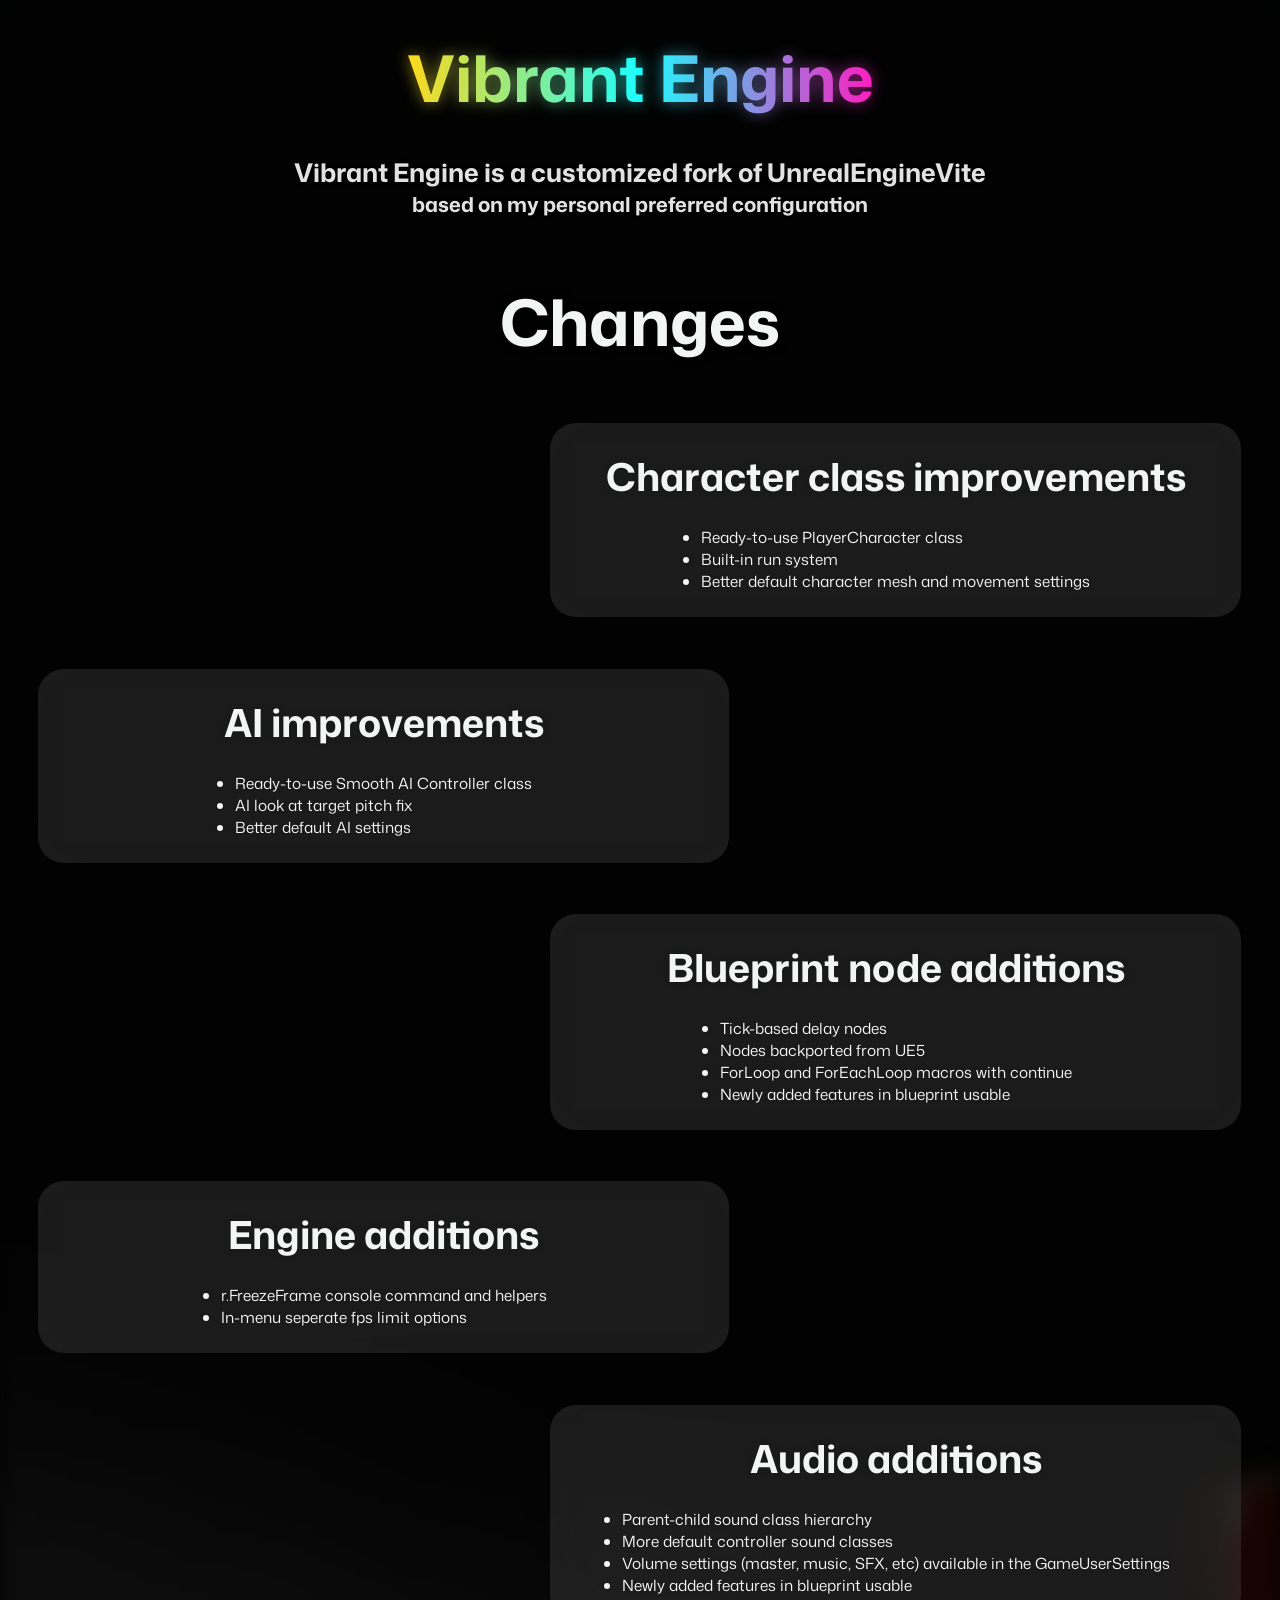
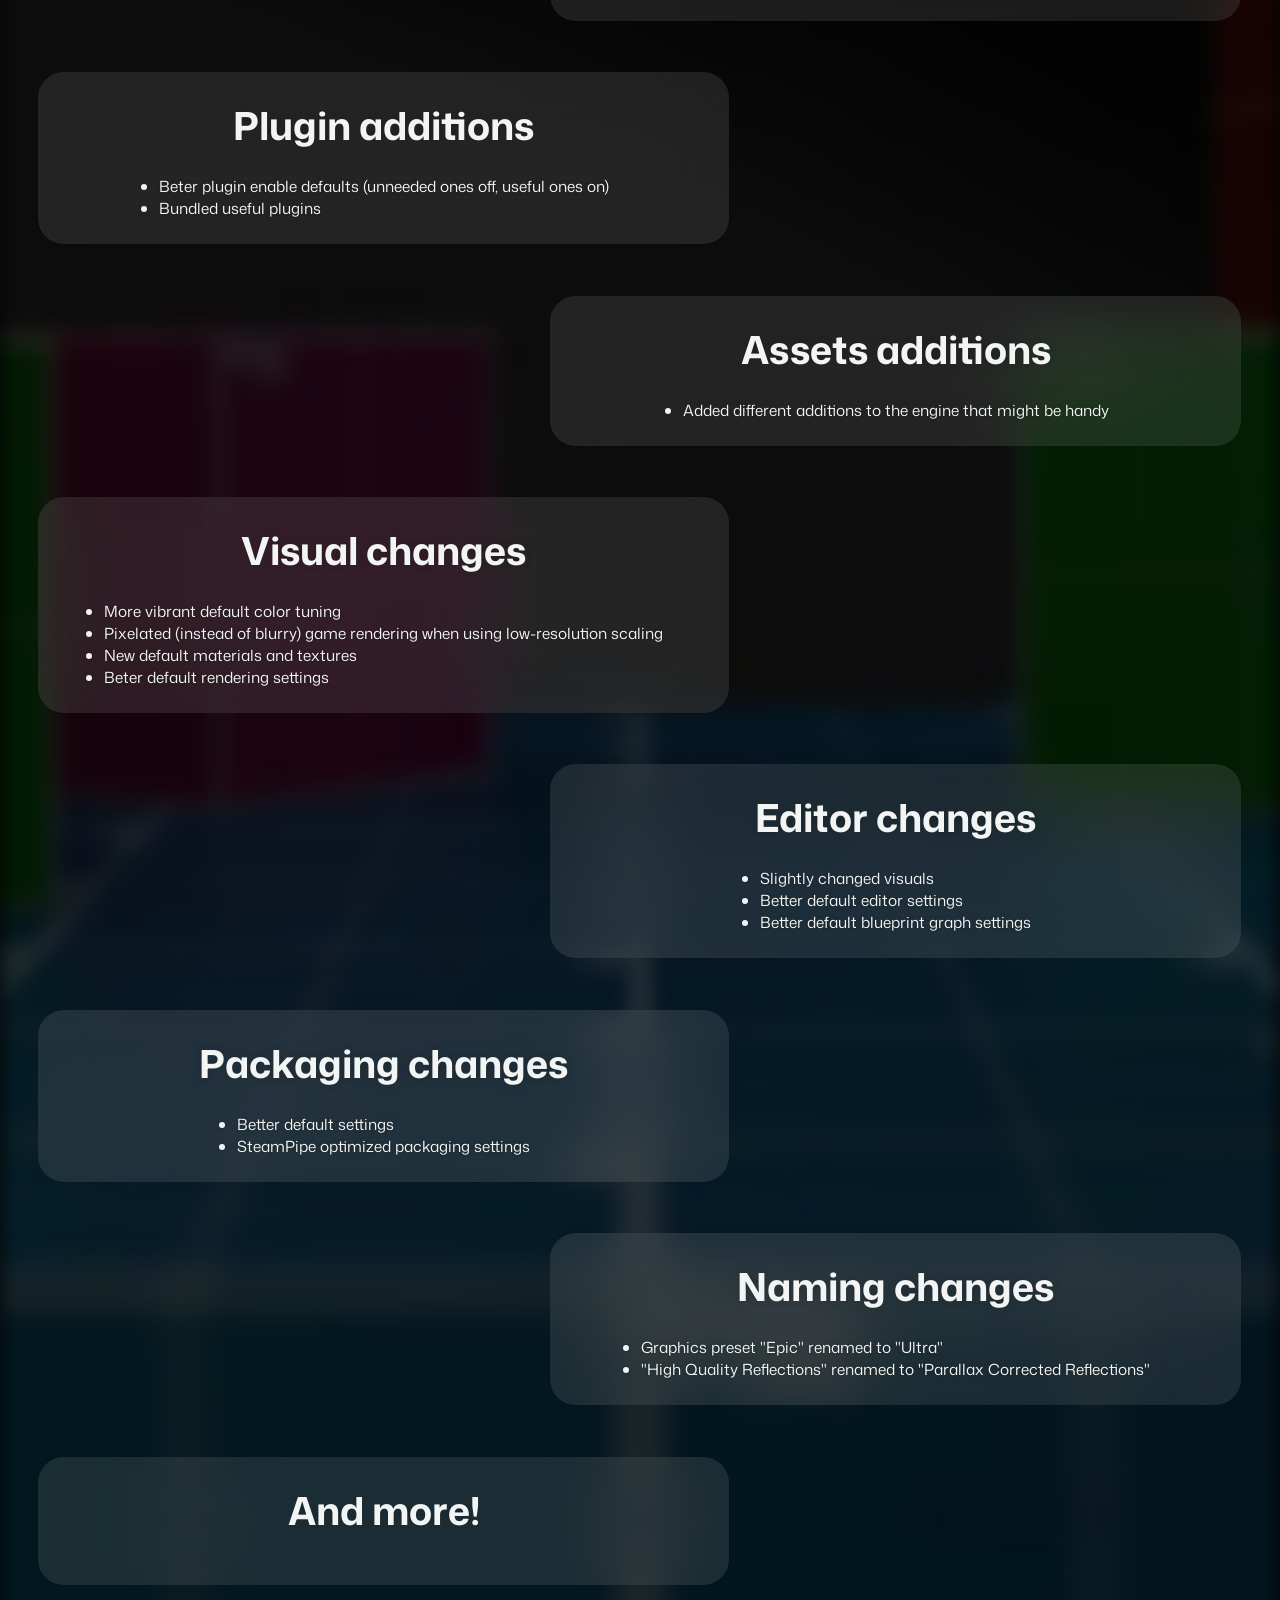
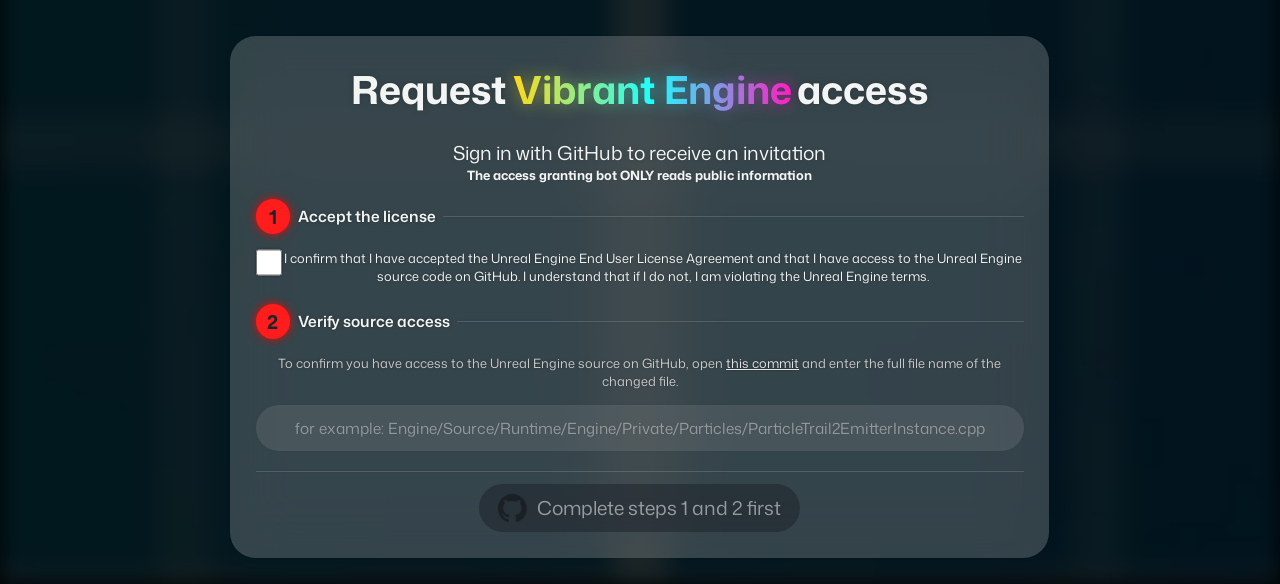
<file: index.html>
<!DOCTYPE html>
<html lang="en">
<head>
  <meta charset="utf-8">
  <meta name="viewport" content="width=device-width, initial-scale=1">
  <title>Request Vibrant Engine access</title>

  <meta name="description" content="Request access to Vibrant Engine, a fork of the UnrealEngineVite-PhysX Unreal Engine fork featuring multiple enhancements on UnrealEngineVite-PhysX based on my personal workflow and preferred settings.">
  <meta name="keywords" content="Vibrant Engine, Unreal Engine fork, UE4, UE4.27, game development, game engine, blueprint nodes, UnrealEngineVite, ueVite, UnrealEngineVite-PhysX">
  <meta name="author" content="Vibrant Pixels">

  <link rel="canonical" href="https://vibrantpixls.github.io/VibrantEngineAccess/">

  <link rel="icon" type="image/png" href="assets/favicon/favicon-96x96.png" sizes="96x96" />
  <link rel="icon" type="image/svg+xml" href="assets/favicon/favicon.svg" />
  <link rel="shortcut icon" href="assets/favicon/favicon.ico" />
  <link rel="apple-touch-icon" sizes="180x180" href="assets/favicon/apple-touch-icon.png" />
  <meta name="apple-mobile-web-app-title" content="Vibrant Engine Access" />
  <link rel="manifest" href="assets/favicon/site.webmanifest" />

  <script type="application/ld+json">
  {
    "@context": "https://schema.org",
    "@type": "SoftwareApplication",
    "name": "Vibrant Engine",
    "operatingSystem": "Windows",
    "applicationCategory": "DeveloperApplication",
    "description": "A fork of the UnrealEngineVite-PhysX Unreal Engine fork featuring multiple enhancements."
  }
  </script>

  <link rel="preconnect" href="https://fonts.googleapis.com">
  <link rel="preconnect" href="https://fonts.gstatic.com" crossorigin>
  <link href="https://fonts.googleapis.com/css2?family=Mona+Sans:ital,wght@0,200..900;1,200..900&display=swap" rel="stylesheet">

  <link rel="stylesheet" href="assets/css/main.css" media="all">
</head>
<body style="background-color: #010303;">
  <div id="backgroundindex" class="background"></div>

  <h1 class="special">Vibrant Engine</h1>
  <h3>Vibrant Engine is a customized fork of UnrealEngineVite</h3>
  <h4>based on my personal preferred configuration</h4>

  <h1>Changes</h1>

  <div class="glass">
    <h2>Character class improvements</h2>
    <ul>
      <li>Ready-to-use PlayerCharacter class</li>
      <li>Built-in run system</li>
      <li>Better default character mesh and movement settings</li>
    </ul>
  </div>

  <div class="glass">
    <h2>AI improvements</h2>
    <ul>
      <li>Ready-to-use Smooth AI Controller class</li>
      <li>AI look at target pitch fix</li>
      <li>Better default AI settings</li>
    </ul>
  </div>

  <div class="glass">
    <h2>Blueprint node additions</h2>
    <ul>
      <li>Tick-based delay nodes</li>
      <li>Nodes backported from UE5</li>
      <li>ForLoop and ForEachLoop macros with continue</li>
      <li>Newly added features in blueprint usable</li>
    </ul>
  </div>

  <div class="glass">
    <h2>Engine additions</h2>
    <ul>
      <li>r.FreezeFrame console command and helpers</li>
      <li>In-menu seperate fps limit options</li>
    </ul>
  </div>

  <div class="glass">
    <h2>Audio additions</h2>
    <ul>
      <li>Parent-child sound class hierarchy</li>
      <li>More default controller sound classes</li>
      <li>Volume settings (master, music, SFX, etc) available in the GameUserSettings</li>
      <li>Newly added features in blueprint usable</li>
    </ul>
  </div>

  <div class="glass">
    <h2>Plugin additions</h2>
    <ul>
      <li>Beter plugin enable defaults (unneeded ones off, useful ones on)</li>
      <li>Bundled useful plugins</li>
    </ul>
  </div>

  <div class="glass">
    <h2>Assets additions</h2>
    <ul>
      <li>Added different additions to the engine that might be handy</li>
    </ul>
  </div>

  <div class="glass">
    <h2>Visual changes</h2>
    <ul>
      <li>More vibrant default color tuning</li>
      <li>Pixelated (instead of blurry) game rendering when using low-resolution scaling</li>
      <li>New default materials and textures</li>
      <li>Beter default rendering settings</li>
    </ul>
  </div>

  <div class="glass">
    <h2>Editor changes</h2>
    <ul>
      <li>Slightly changed visuals</li>
      <li>Better default editor settings</li>
      <li>Better default blueprint graph settings</li>
    </ul>
  </div>

  <div class="glass">
    <h2>Packaging changes</h2>
    <ul>
      <li>Better default settings</li>
      <li>SteamPipe optimized packaging settings</li>
    </ul>
  </div>

  <div class="glass">
    <h2>Naming changes</h2>
    <ul>
      <li>Graphics preset "Epic" renamed to "Ultra"</li>
      <li>"High Quality Reflections" renamed to "Parallax Corrected Reflections"</li>
    </ul>
  </div>

  <div class="glass">
    <h2>And more!</h2>
  </div>

  <div class="glass">
    <div class="titlerow">
      <h2>Request</h2>
      <h2 class="special">Vibrant Engine</h2>
      <h2>access</h2>
    </div>

    <p id="status">Sign in with GitHub to receive an invitation</p>
    <h5>The access granting bot ONLY reads public information</h5>

    <div class="step">
      <div class="stepheader">
        <span class="stepnumber">1</span>
        <span class="steptitle">Accept the license</span>
        <span class="stepline"></span>
      </div>

      <label class="eula-label">
        <input type="checkbox" id="eula">
        I confirm that I have accepted the Unreal Engine End User License Agreement
        and that I have access to the Unreal Engine source code on GitHub. I understand
        that if I do not, I am violating the Unreal Engine terms.
      </label>
    </div>

    <div class="step">
      <div class="stepheader">
        <span class="stepnumber">2</span>
        <span class="steptitle">Verify source access</span>
        <span class="stepline"></span>
      </div>

      <p class="awnserP">
        To confirm you have access to the Unreal Engine source on GitHub, open 
        <a href="https://github.com/EpicGames/UnrealEngine/commit/abe6918faba1377669256b2d36d1e523b6a912b8" target="_blank" rel="noopener">this commit</a>
        and enter the full file name of the changed file.
      </p>
      <input type="text" id="answer" autocomplete="off" placeholder="for example: Engine/Source/Runtime/Engine/Private/Particles/ParticleTrail2EmitterInstance.cpp">
    </div>

    <hr class="divider">

    <button id="login" disabled>
      <svg class="githubicon" viewBox="0 0 96 96" aria-hidden="true">
        <path fill-rule="evenodd" clip-rule="evenodd" d="M48 0C21.49 0 0 21.49 0 48c0 21.21 13.75 39.2 32.82 45.55 2.4 0.44 3.28-1.04 3.28-2.31 0-1.14-0.04-4.17-0.07-8.19-13.35 2.9-16.17-6.44-16.17-6.44-2.18-5.55-5.33-7.03-5.33-7.03-4.36-2.98 0.33-2.92 0.33-2.92 4.82 0.34 7.36 4.95 7.36 4.95 4.28 7.34 11.23 5.22 13.97 3.99 0.43-3.1 1.67-5.22 3.04-6.42-10.66-1.21-21.87-5.33-21.87-23.73 0-5.24 1.87-9.53 4.94-12.89-0.49-1.21-2.14-6.1 0.47-12.71 0 0 4.03-1.29 13.2 4.92 3.83-1.07 7.94-1.6 12.02-1.62 4.08 0.02 8.19 0.55 12.02 1.62 9.16-6.21 13.18-4.92 13.18-4.92 2.62 6.61 0.97 11.5 0.48 12.71 3.08 3.36 4.93 7.65 4.93 12.89 0 18.45-11.23 22.5-21.92 23.69 1.72 1.48 3.26 4.41 3.26 8.89 0 6.42-0.06 11.6-0.06 13.18 0 1.28 0.86 2.78 3.3 2.3C82.26 87.19 96 69.2 96 48 96 21.49 74.51 0 48 0z"/>
      </svg>
      <span>Authorize with GitHub</span>
    </button>
  </div>

  <script src="assets/javascript/main.js"></script>
  <script src="assets/javascript/visuals.js"></script>
</body>
</html>
</file>
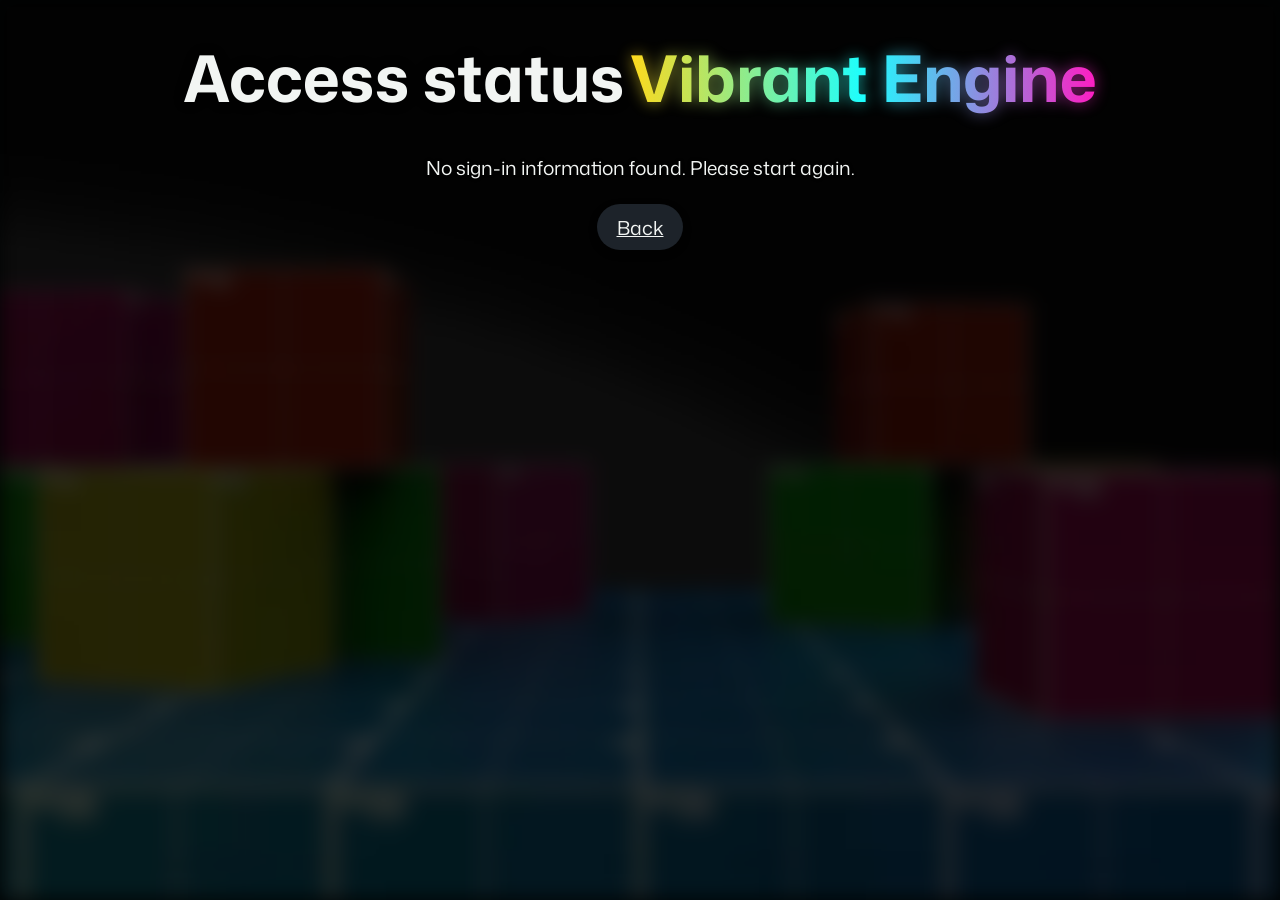
<file: status.html>
<!DOCTYPE html>
<html lang="en">
<head>
  <meta charset="utf-8">
  <meta name="viewport" content="width=device-width, initial-scale=1">
  <title>Access status Vibrant Engine</title>

  <link rel="icon" type="image/png" href="assets/favicon/favicon-96x96.png" sizes="96x96" />
  <link rel="icon" type="image/svg+xml" href="assets/favicon/favicon.svg" />
  <link rel="shortcut icon" href="assets/favicon/favicon.ico" />
  <link rel="apple-touch-icon" sizes="180x180" href="assets/favicon/apple-touch-icon.png" />
  <meta name="apple-mobile-web-app-title" content="Vibrant Engine Access" />
  <link rel="manifest" href="assets/favicon/site.webmanifest" />

  <link rel="preconnect" href="https://fonts.googleapis.com">
  <link rel="preconnect" href="https://fonts.gstatic.com" crossorigin>
  <link href="https://fonts.googleapis.com/css2?family=Mona+Sans:ital,wght@0,200..900;1,200..900&display=swap" rel="stylesheet">

  <link rel="stylesheet" href="assets/css/main.css" media="all">
</head>
<body style="background-color: #010303;">
  <div id="backgroundstatus" class="background"></div>

  <div class="titlerow">
      <h1>Access status</h1>
      <h1 class="special">Vibrant Engine</h1>
    </div>

  <p id="status" class="statusinformation">Checking...</p>
  <a id="back" href="index.html" class="button" hidden>Back</a>

  <script src="assets/javascript/status.js"></script>
</body>
</html>
</file>
<file: assets/css/main.css>
:root {
    --background_blur: 10px;

    --glass_blur: 2.4em;
    --glass_opacity: 0.1;
    --glass_opacity_last: 0.2;

    --glass_offset: 20em;

    --main_color_white: #F2F5F3;
    --main_color_offwhite: #c9c9c9;
    --main_color_grey: #e2e2e2;
    --main_color_darkgrey: #1d232a;

    --main_title_size: 5em;
    --title_size: 3em;
    --subtitle_size: 2em;
    --tutorial_size: calc(var(--title_size) * 0.5);
    --button_size: calc(var(--title_size) * 0.5);

    --checkbox_size: 2em;
    --checkbox_text_size: 1em;

    --stepcolor: #ff1c1c;
    --stepcolordone: #1cff20;
    --stepshadowsize: 0.5em;
}

* {
    font-family: 'Mona Sans', 'Segoe UI', Roboto;
    text-align: center;
    color: var(--main_color_white);

    padding: 0;
    margin: 0;

    filter: drop-shadow(0 0 0.1em #00000020);
}

html {
    font-size: clamp(9px, 1vw, 16px);
}

body {
    display: flex;
    flex-direction: column;
    align-items: center;
    overflow-x: hidden;
}

h1 {
    font-size: var(--main_title_size);
    margin: calc(var(--main_title_size) * 0.1) 0;
    color: var(--main_color_white);
}

h2 {
    font-size: var(--title_size);
    margin-bottom: calc(var(--title_size) * 0.2);
}

h3 {
    font-size: var(--subtitle_size);
    color: var(--main_color_grey);
}

h4 {
    font-size: calc(var(--subtitle_size) * 0.8);
    color: var(--main_color_grey);
    margin-bottom: calc(var(--subtitle_size) * 0.6);
}

h5 {
    font-size: calc(var(--subtitle_size) * 0.5);
    padding-bottom: 1.2em;
}

ul {
    font-size: calc(var(--subtitle_size) * 0.6);
}

li {
    text-align: left;
}

.awnserP,
.awnserP a {
    font-size: var(--checkbox_text_size);
}

.awnserP {
    color: var(--main_color_offwhite);
}

.awnserP a {
    color: var(--main_color_grey);
}

.statusinformation {
    padding-bottom: 1.2em;
}

.titlerow {
    display: flex;
    flex-direction: row;
    flex-wrap: wrap;
    justify-content: center;
    gap: 0.4em;
}

.special {
    position: relative;
    display: inline-block;
    background: linear-gradient(90deg, #ffd91c, #1cffff, #ff1cc2);
    -webkit-background-clip: text;
    background-clip: text;
    -webkit-text-fill-color: transparent;
    color: transparent;
}

.warning {
    animation: warning-notify 0.5s both;
    color: #f2311e;
    filter: drop-shadow(0 0 0.2em #000000);
}

.special::before {
    content: "Vibrant Engine";
    position: absolute;
    inset: 0;
    z-index: -1;
    background: inherit;
    -webkit-background-clip: text;
    background-clip: text;
    -webkit-text-fill-color: transparent;
    color: transparent;
    filter: blur(8px);
    opacity: 0.6;
}

p {
    font-size: var(--tutorial_size);
}

.glass {
    display: flex;
    flex-direction: column;
    align-items: center;
    justify-content: center;

    width: min(50em, calc(100vw - 8em));
    padding: 2em;
    margin: 2em;

    border-radius: 2em;
    border: none;

    background: rgba(255, 255, 255, var(--glass_opacity));
    -webkit-backdrop-filter: blur(var(--glass_blur));
    backdrop-filter: blur(var(--glass_blur));

    --tiltX: 0deg;
    --tiltY: 0deg;
    --translateX: 0px;
    transform: translate(var(--translateX), 0) perspective(800px) rotateX(var(--tiltX)) rotateY(var(--tiltY));

    transition: all 0.1s;
}

.glass:nth-child(odd) {
    --translateX: calc(var(--glass_offset) * -1);
}

.glass:nth-child(even) {
    --translateX: var(--glass_offset);
}

.glass:last-of-type {
    --translateX: 0px;
    width: min(60em, calc(100vw - 8em));

    background: rgba(255, 255, 255, var(--glass_opacity_last));
}

.githubicon {
    height: var(--button_size);
    width: var(--button_size);
}

.button,
button {
    display: flex;
    flex-direction: row;

    gap: 0.5em;
    padding: 0.5em 1em;

    border-radius: 2em;
    border: none;

    cursor: pointer;
    
    font-size: var(--button_size);
    background: var(--main_color_darkgrey);

    transition: scale 0.2s, filter 0.2s;
    filter: drop-shadow(0 0.2em 0.2em #00000094);
}

.button:hover,
button:hover {
    scale: 0.98;
    filter: drop-shadow(0 0.1em 0.1em #00000094);
}

button:disabled {
    cursor: not-allowed;
    opacity: 0.5;
    filter: none;
}

button:disabled:hover {
    scale: 1;
    filter: none;
}

.background {
    position: fixed;
    top: 0;
    left: 0;
    z-index: -1;

    background-image: url('../images/background_splash.avif');
    background-repeat: no-repeat;

    filter: blur(var(--background_blur));
}

#backgroundindex {
    width: 100%;
    height: 100%;
    
    background-size: auto 100%;
    background-position: center top;

    animation: pan-background linear balance;
    animation-timeline: scroll(root);
}

#backgroundstatus {
    height: 100vh;
    width: 100vw;
    background-size: cover;
    background-position: center;
}

.eula-label {
    display: flex;
    align-items: flex-start;
    cursor: pointer;
    font-size: var(--checkbox_text_size);
}

.eula-label input[type="checkbox"] {
    width: var(--checkbox_size);
    height: var(--checkbox_size);
    flex-shrink: 0;
    cursor: pointer;
}

input[type="text"] {
    width: min(100%, calc(var(--checkbox_size) * 30));
    height: calc(var(--checkbox_size) * 1.5);
    margin-top: 1em;
    padding: 0 1.2em;
    box-sizing: border-box;

    font-size: calc(var(--button_size) * 0.8);
    color: var(--main_color_white);

    background: rgba(255, 255, 255, var(--glass_opacity)); 

    border: none;
    outline: none;
    border-radius: 2em;
    transition: background 0.2s;
}

input[type="text"]:focus {
    background: rgba(255, 255, 255, 0.15);
}

input[type="text"]::placeholder {
    color: var(--main_color_offwhite);
    opacity: 0.6;
}

.divider {
    width: 100%;
    height: 0.08em;
    margin-bottom: 1em;

    border: none;
    border-radius: 1em;
    background: rgba(255, 255, 255, 0.15);
}

.step {
    display: flex;
    flex-direction: column;
    align-items: center;
    width: 100%;
    margin-bottom: 1.5em;
}

.stepheader {
    display: flex;
    flex-direction: row;
    align-items: center;
    gap: 0.6em;

    width: 100%;
    margin-bottom: 1.2em;
}

.stepnumber {
    display: flex;
    align-items: center;
    justify-content: center;
    flex-shrink: 0;

    width: 1.8em;
    height: 1.8em;
    border-radius: 50%;

    font-size: var(--button_size);
    font-weight: 700;

    background: var(--stepcolor);
    box-shadow: 0 0 var(--stepshadowsize) var(--stepcolor);
    color: var(--main_color_darkgrey);
}

.stepnumber.done {
    background: var(--stepcolordone);
    box-shadow: 0 0 var(--stepshadowsize) var(--stepcolordone);
}

.steptitle {
    font-size: calc(var(--button_size) * 0.8);
    font-weight: 600;
    white-space: nowrap;
}

.stepline {
    flex: 1;
    height: 0.08em;
    border-radius: 1em;
    background: rgba(255, 255, 255, 0.15);
}

@media (max-width: 900px) {
    .glass:nth-child(odd),
    .glass:nth-child(even) {
        transform: none;
    }
}

@keyframes pan-background {
    from {
        background-position: center top;
    }
    to {
        background-position: center bottom;
    }
}

@keyframes warning-notify {
  0% {
    transform: scale(1);
  }
  25% {
    transform: scale(1.1);
  }
  50% {
    transform: scale(1);
  }
  75% {
    transform: scale(1.1);
  }
  100% {
    transform: scale(1);
  }
}
</file>
